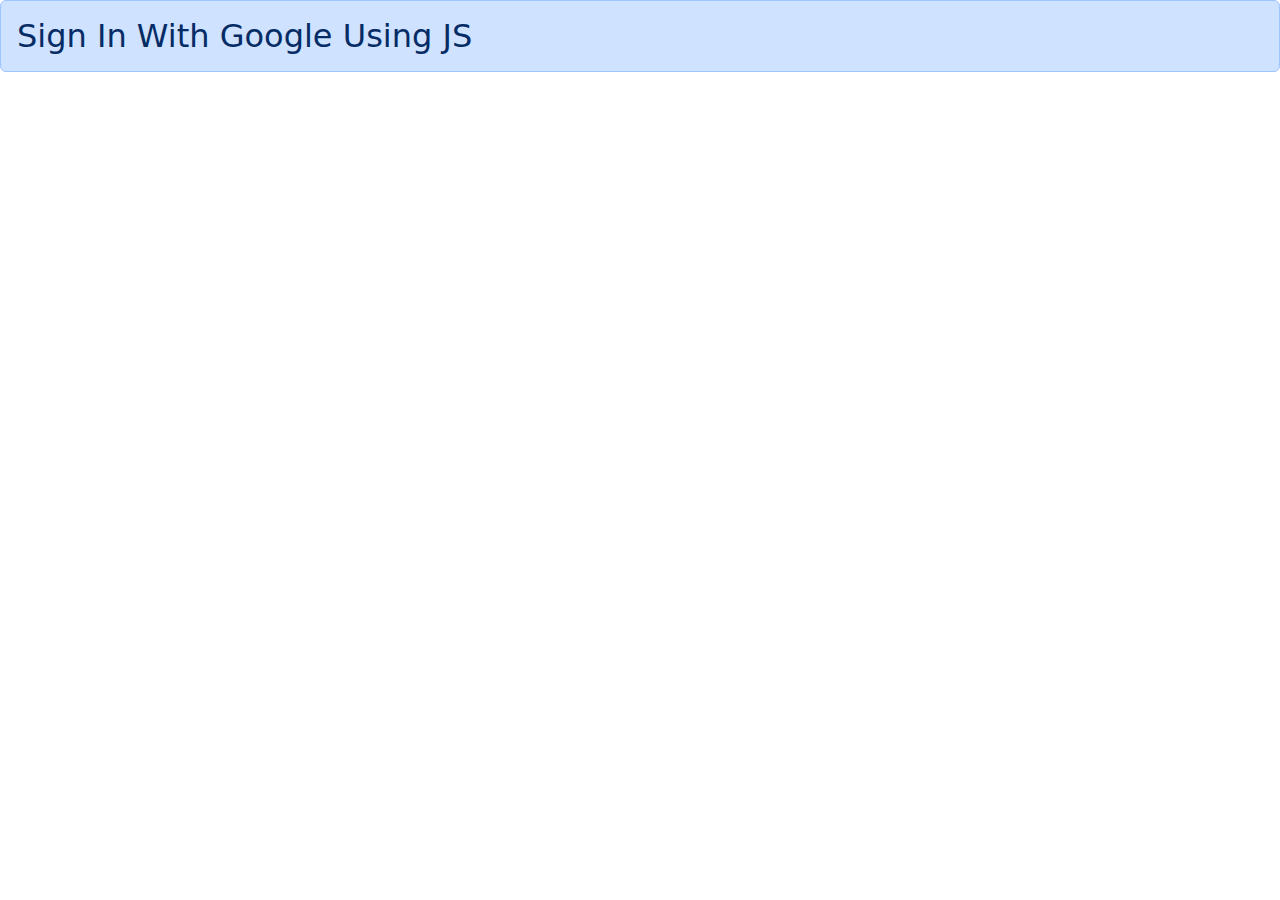
<file: index.html>
<!DOCTYPE html>
<html lang="en">
  <head>
    <meta charset="utf-8" />
    <meta name="viewport" content="width=device-width, initial-scale=1" />
    <title>Login With Google</title>
    <meta
      name="google-signin-client_id"
      content="399394862334-4f5ncepsih8iqup72hpa3odtqlrlit7t.apps.googleusercontent.com"
    />
    <!-- Include Google Platform Library -->
    <script src="https://apis.google.com/js/platform.js" async defer></script>
    <link
      href="https://cdn.jsdelivr.net/npm/bootstrap@5.3.3/dist/css/bootstrap.min.css"
      rel="stylesheet"
      integrity="sha384-QWTKZyjpPEjISv5WaRU9OFeRpok6YctnYmDr5pNlyT2bRjXh0JMhjY6hW+ALEwIH"
      crossorigin="anonymous"
    />
    <link rel="stylesheet" href="index.css">
  </head>
  <body>
    <h2 class="alert alert-primary">Sign In With Google Using JS</h2>

    <!-- Google Sign-In Button -->
    <div class="g-signin2" data-onsuccess="onSignIn"></div>

    <div class="data">
      <p>Name</p>
      <p id="name" class="alert alert-success"></p>
      <p>Profile Pic</p>
      <img id="image" class="rounded-circle" width="100" height="100" />
      <p>Email</p>
      <p id="email"></p>
      <button type="button" class="btn btn-danger" onclick="signOut();">Sign Out</button>
    </div>

    <script src="index.js"></script>
    <script
      src="https://cdn.jsdelivr.net/npm/bootstrap@5.3.3/dist/js/bootstrap.bundle.min.js"
      integrity="sha384-YvpcrYf0tY3lHB60NNkmXc5s9fDVZLESaAA55NDzOxhy9GkcIdslK1eN7N6jIeHz"
      crossorigin="anonymous"
    ></script>
    <script src="https://ajax.googleapis.com/ajax/libs/jquery/3.7.1/jquery.min.js"></script>

  </body>
</html>
</file>
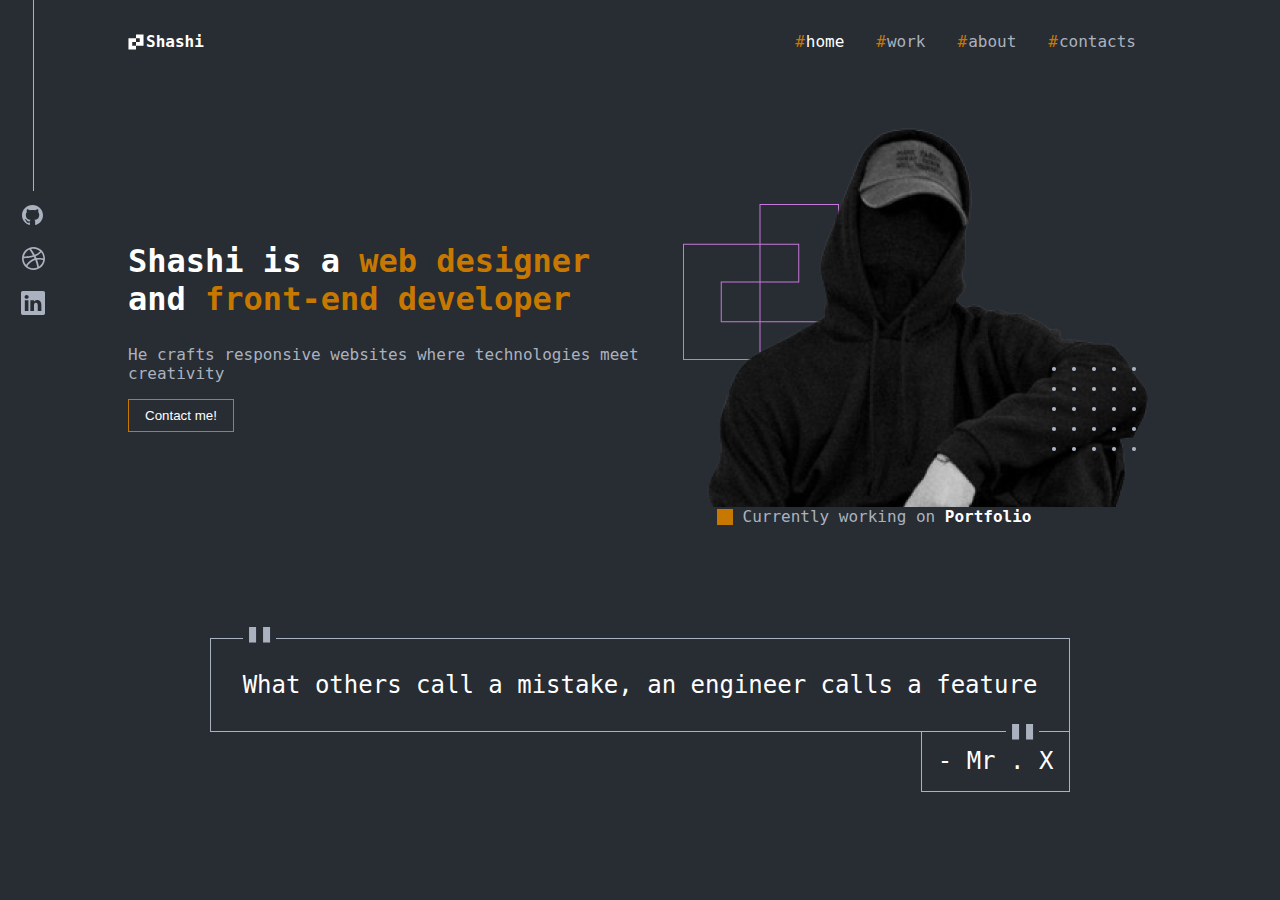
<file: profile.html>
<!DOCTYPE html>
<html lang="en">
<head>
    <meta charset="UTF-8">
    <meta name="viewport" content="width=device-width, initial-scale=1.0">
    <title>Shashi</title>
    <link rel="stylesheet" href="style.css">
    <link rel="stylesheet" href="global.css">
    <link rel="stylesheet" href="theme.css">
</head>
<body>
    <header>
        <nav class="navbar">
            <div class="logo-wrapper">
                <img src="assests/Logo.svg" alt="logo" class="logo-img">
                <h1 class="logo">Shashi</h1>
            </div>
            <ul class="nav-list">
                <li class="nav-item"><a href="index.html" class="nav-link">home</a></li>
                <li class="nav-item"><a href="work.html" class="nav-link">work</a></li>
                <li class="nav-item"><a href="about.html" class="nav-link">about</a></li>
                <li class="nav-item"><a href="contacts.html" class="nav-link">contacts</a></li>
            </ul>
        </nav>
    </header>

<div class="social-links">
    <div class="social-links-line"></div>
    <ul>
        <li><a href="#"><img src="assests/Github.svg" alt="Github logo"></a></li>
        <li><a href="#"><img src="assests/Dribble.svg" alt="Dribble logo"></a></li>
        <li<a href="#"><img src="assests/Linkedin.svg" alt="Linkedin logo"></a></li>
    </ul>
</div>

    <main >
        <div class="main-container">
            <section class="hero">
                <div class="hero-content">
                    <h2>Shashi is a <span>web designer</span>  and <span>front-end developer</span></h2>
                    <p>He crafts responsive websites where technologies meet creativity</p>
                    <button class="contact-button">Contact me!</button>
                </div>
    
                <div class="hero-image">
                    <img src="assests/hero-img.png" alt="Photo of elias web designer and front-end developer">
                    <div class="portfolio-note-wrapper">
                        <div class="orange-square"></div>
                        <p class="portfolio-note">Currently working on <span>Portfolio</span></p>
                    </div>
                    
                </div>
            </section>

            <section class="quote">
                <blockquote>What others call a mistake, an engineer calls a feature</blockquote>
                <figcaption>- Mr . X</figcaption>
            </section>
        </div>
    </main>
</body>
</html>
</file>
<file: index.css>
.data {
  display: none;
}

.g-signin2 {
  position: absolute;
  top: 50%;
  left: 50%;
  margin-top: -50px;
  margin-left: -50px;
}
</file>
<file: style.css>
header{
    padding-top: 32px;
    padding-bottom: 8px;
}

.navbar {
    display:flex;
    justify-content: space-between;
    align-items: center;
    max-width: 1024px;
    margin: 0 auto;
}

.logo-wrapper {
    display: flex;
    align-items: center;
}

.logo-img{
    height: 1rem;
    width: 1rem;
    margin-right: 2px;
}

.logo{
    color:var(--white);
    margin: 0;
    font-size: 1rem;
}

.nav-list{
    list-style: none;
    margin: 0;
    padding: 0;
    display: flex;
    
}

.nav-item {
    margin: 0 16px;
}

.nav-link{
    text-decoration: none;
    color: var(--gray);
}

.nav-link[href="index.html"]{
    color: var(--white);
}

.nav-link::before{
    content: '#';
    color: var(--primary);
    margin-right: 1px;
}


.main-container{
    max-width: 1024px;
    margin: 0 auto;
    display: flex;
    flex-direction: column;
    gap: 112px;
}

.hero {
    display: flex;
    justify-content: space-around;
    align-items: center;
    gap: 18px;
    margin-top: 62px;
}

.hero-content{
    flex: 1;
}

.hero-content h2 {
    color: var(--white);
    font-size: 2rem;
}

.hero-content span {
    color: var(--primary);
}



.hero-content p{
    color: var(--gray);
}

.hero-image{
    display: flex;
    flex-direction: column;
    align-items: center;
}

.contact-button{
    color: var(--white);
    background-color: transparent;
    padding: 8px 16px;
    border: 1px solid var(--primary);
    cursor: pointer;
    transition: background-color 0.5s ease;
}

.contact-button:hover{
    background-color: var(--primary);
}

.orange-square{
    width: 16px;
    height: 16px;
    background-color: var(--primary);
    margin-right: 10px;
}

.portfolio-note{
    color: var(--gray);
    font-size: 1rem;
    margin: 0;

}

.portfolio-note-wrapper{
    display: flex;
    align-items: center;
    width: 402px;
}

.portfolio-note span{
    color: var(--white);
    font-weight: bold;
}

.quote{
    border: var(--gray) solid 1px;
    margin: 0 auto;
    text-align: center;
    position: relative;
}

.quote blockquote{
    color: var(--white);
    font-size: 1.5rem;
    font-weight:500;
    padding: 32px;
    margin: 0;
}



.quote blockquote::before, .quote blockquote::after {
    content: '"';
    position: absolute;
    color: var(--gray);
    font-style: italic;
    font-size: 56px;
    font-weight: bold;
    background-image: radial-gradient(var(--background), var(--background));
    background-repeat: no-repeat;
    background-size: 100% 40%;
}

.quote blockquote::before{
    top: -22px;
}

.quote blockquote::after{
    top: 75px;
    right: 30px;
}

.quote figcaption{
    font-size: 1.5rem;
    font-weight:400;
    position: absolute;
    color: var(--white);
    padding: 16px;
    border: var(--gray) solid 1px;
    right: -1px;
    border-top: none;
}

.social-links{
    position: fixed;
    display: flex;
    flex-direction: column;
    align-items: center;
    justify-content: center;
    left: 17px;
    top: 0px;
    gap: 8px;
}

.social-links ul{
    list-style: none;
    margin: 0;
    padding: 0;
    display: flex;
    flex-direction: column;
    gap: 8px;
}

.social-links-line{
    width: 1px;
    height: 191px;
    background-color: var(--gray);

}
</file>
<file: global.css>
body{
    font-family: "Fire Code", monospace;
    margin: 0;
    background-color: var(--background);    
}
</file>
<file: theme.css>
:root {
    --primary: #c77800;
    --gray: #abb2bf;
    --white: #ffffff;
    --background: #282c33;

}
</file>
